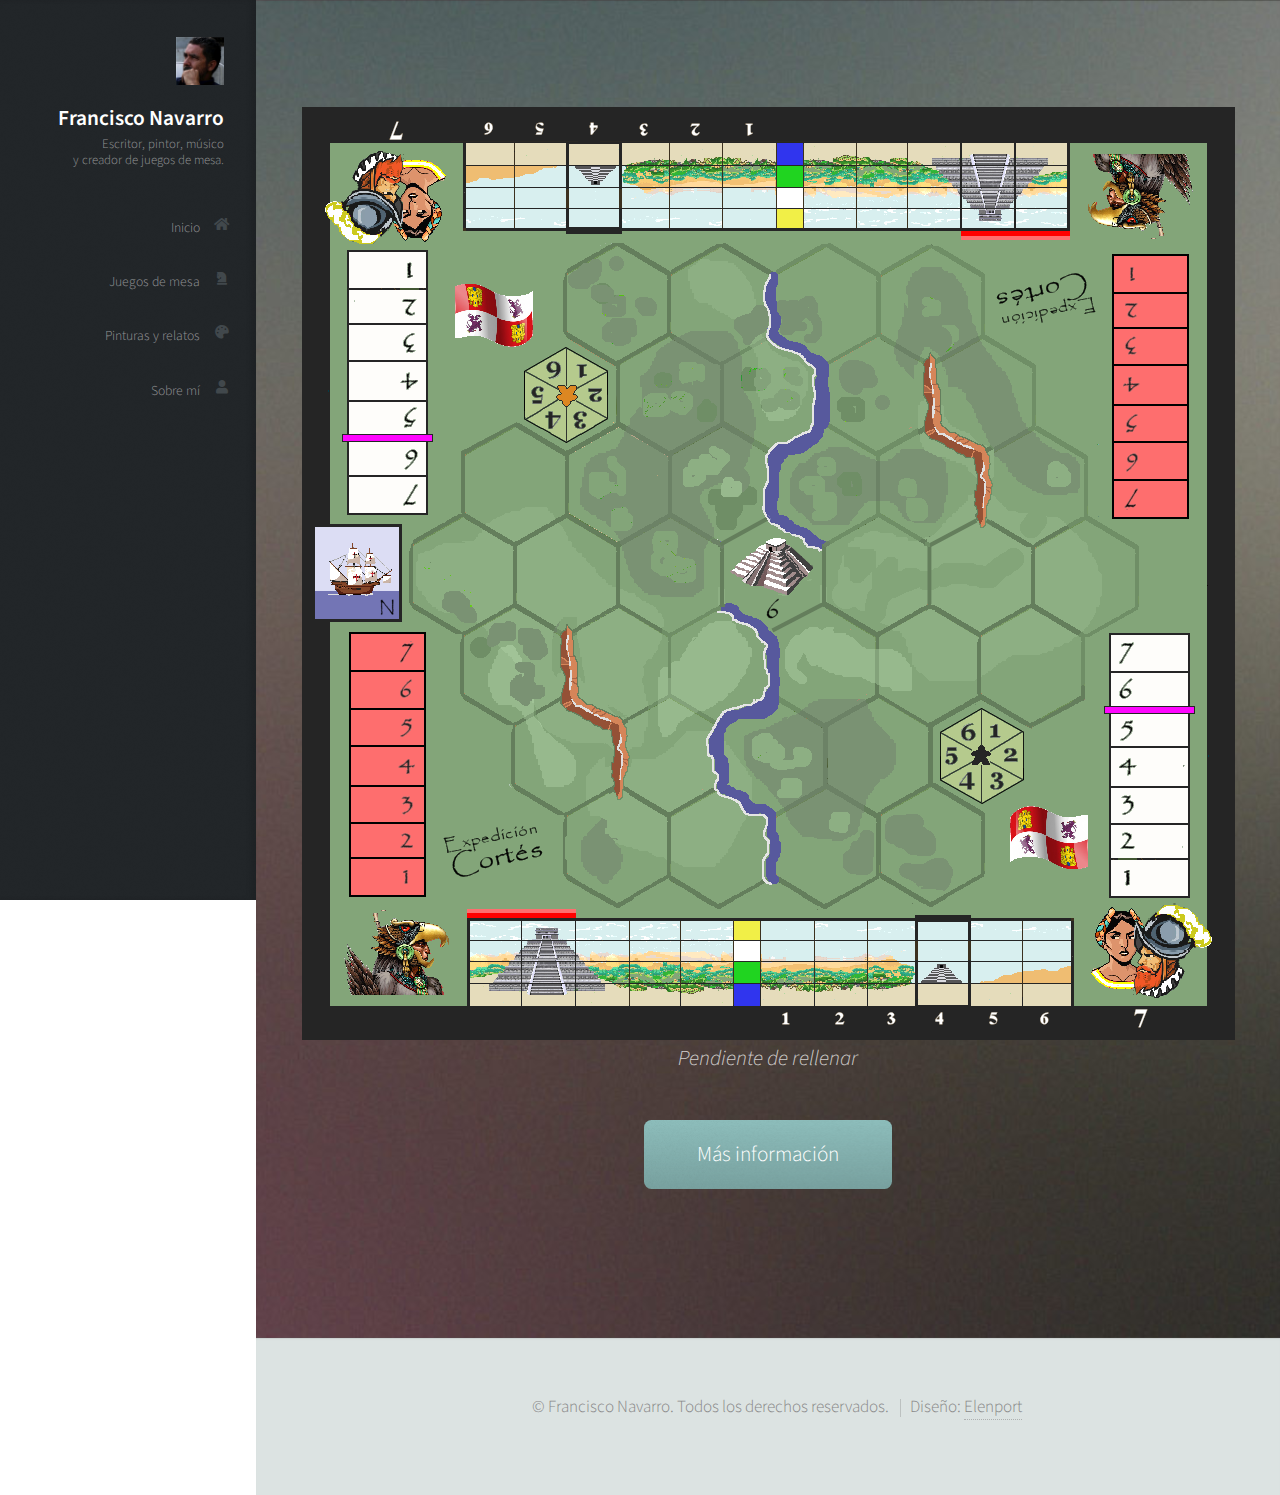
<file: exped-cortes.html>
<!DOCTYPE HTML>
<html>

<head>
    <title>Francisco Navarro</title>
    <meta charset="utf-8" />
    <meta name="viewport" content="width=device-width, initial-scale=1, user-scalable=no" />
    <link rel="stylesheet" href="assets/css/main.css" />
    <link rel="stylesheet" href="assets/css/custom.css" />
</head>

<body class="is-preload">

    <!-- Header -->
    <div id="header">

        <div class="top">

            <!-- Logo -->
            <div id="logo">
                <span class="image avatar48"><img src="images/avatar.jpg" alt="" /></span>
                <h1 id="title">Francisco Navarro</h1>
                <p>Escritor, pintor, músico</br>y creador de juegos de mesa.</p>
            </div>

            <!-- Nav -->
            <nav id="nav">
                <ul>
                    <li><a href="index.html#top" id="top-link"><span class="icon solid fa-home">Inicio</span></a></li>
                    <li><a href="index.html#portfolio" id="portfolio-link"><span class="icon solid fa-chess-knight">Juegos de
                                mesa</span></a></li>
                    <li><a href="index.html#other" id="other-link"><span class="icon solid fa-palette">Pinturas y
                                relatos</span></a></li>
                    <li><a href="index.html#about" id="about-link"><span class="icon solid fa-user">Sobre mí</span></a></li>
                </ul>
            </nav>

        </div>

        <!--
        <div class="bottom">
            <ul class="icons">
                <li><a href="#" class="icon brands fa-twitter"><span class="label">Twitter</span></a></li>
                <li><a href="#" class="icon brands fa-facebook-f"><span class="label">Facebook</span></a></li>
                <li><a href="#" class="icon brands fa-github"><span class="label">Github</span></a></li>
                <li><a href="#" class="icon solid fa-envelope"><span class="label">Email</span></a></li>
            </ul>

        </div>
        -->

    </div>

    <!-- Main -->
    <div id="main">


        <!-- Intro -->
        <section id="top" class="one dark cover">
            <div class="container">
                <header>
                    <div>
                        <img src="images/ExpedicionCortes.png" class="center">
                    </div>
                    <i>Pendiente de rellenar</i>
                </header>

                <footer>
                    <a href="#game" class="button scrolly">Más información</a>
                </footer>

            </div>
        </section>
    </div>

    <!-- Footer -->
    <div id="footer">

        <!-- Copyright -->
        <ul class="copyright">
            <li>&copy; Francisco Navarro. Todos los derechos reservados.</li>
            <li>Diseño: <a href="https://elenport.es">Elenport</a></li>
        </ul>

    </div>

    <!-- Scripts -->
    <script src="assets/js/jquery.min.js"></script>
    <script src="assets/js/jquery.scrolly.min.js"></script>
    <script src="assets/js/jquery.scrollex.min.js"></script>
    <script src="assets/js/browser.min.js"></script>
    <script src="assets/js/breakpoints.min.js"></script>
    <script src="assets/js/util.js"></script>
    <script src="assets/js/main.js"></script>

</body>

</html>
</file>
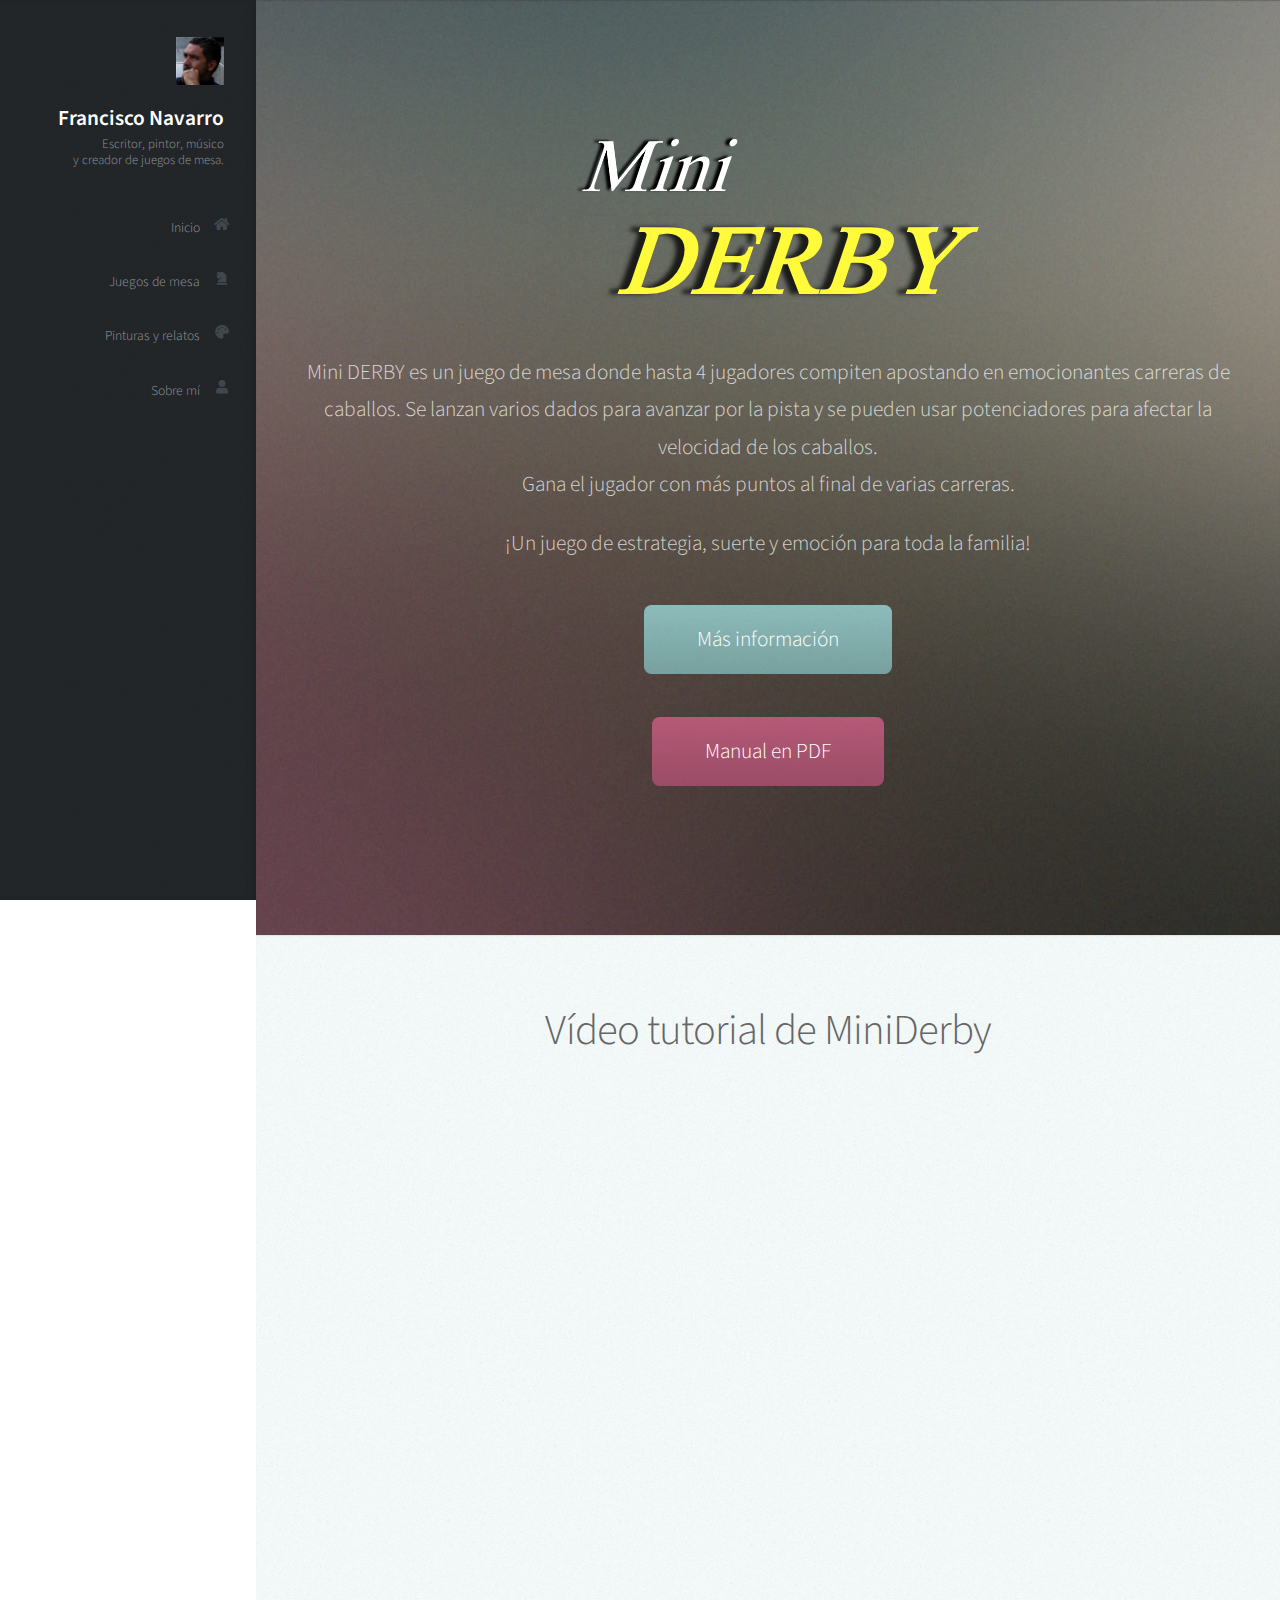
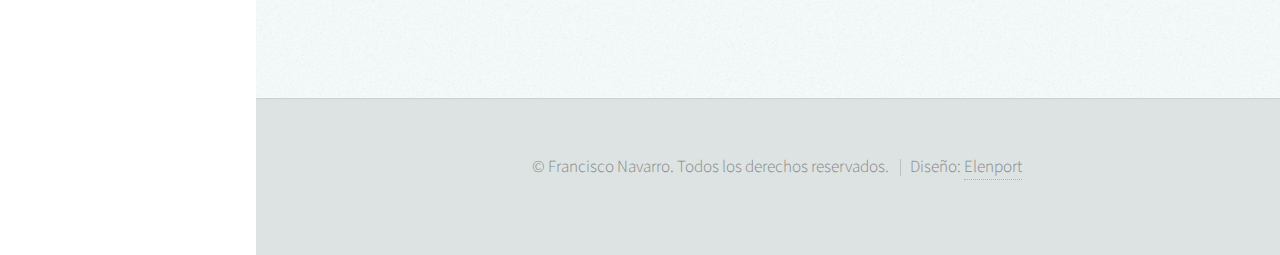
<file: mini-derby.html>
<!DOCTYPE HTML>
<html>

<head>
    <title>Francisco Navarro</title>
    <meta charset="utf-8" />
    <meta name="viewport" content="width=device-width, initial-scale=1, user-scalable=no" />
    <link rel="stylesheet" href="assets/css/main.css" />
    <link rel="stylesheet" href="assets/css/custom.css" />
</head>

<body class="is-preload">

    <!-- Header -->
    <div id="header">

        <div class="top">

            <!-- Logo -->
            <div id="logo">
                <span class="image avatar48"><img src="images/avatar.jpg" alt="" /></span>
                <h1 id="title">Francisco Navarro</h1>
                <p>Escritor, pintor, músico</br>y creador de juegos de mesa.</p>
            </div>

            <!-- Nav -->
            <nav id="nav">
                <ul>
                    <li><a href="index.html#top" id="top-link"><span class="icon solid fa-home">Inicio</span></a></li>
                    <li><a href="index.html#portfolio" id="portfolio-link"><span class="icon solid fa-chess-knight">Juegos de
                                mesa</span></a></li>
                    <li><a href="index.html#other" id="other-link"><span class="icon solid fa-palette">Pinturas y
                                relatos</span></a></li>
                    <li><a href="index.html#about" id="about-link"><span class="icon solid fa-user">Sobre mí</span></a></li>
                </ul>
            </nav>

        </div>

        <!--
        <div class="bottom">
            <ul class="icons">
                <li><a href="#" class="icon brands fa-twitter"><span class="label">Twitter</span></a></li>
                <li><a href="#" class="icon brands fa-facebook-f"><span class="label">Facebook</span></a></li>
                <li><a href="#" class="icon brands fa-github"><span class="label">Github</span></a></li>
                <li><a href="#" class="icon solid fa-envelope"><span class="label">Email</span></a></li>
            </ul>

        </div>
        -->

    </div>

    <!-- Main -->
    <div id="main">


        <!-- Intro -->
        <section id="top" class="one dark cover">
            <div class="container">
                <header>
                    <div>
                        <img src="images/MiniDerby.png" class="center">
                    </div>
                    <p>
                        Mini DERBY es un juego de mesa donde hasta 4 jugadores compiten apostando en emocionantes
                        carreras de caballos.
                        Se lanzan varios dados para avanzar por la pista y se pueden usar potenciadores para afectar la
                        velocidad de los caballos.
                        <br>
                        Gana el jugador con más puntos al final de varias carreras.
                    </p>
                    <p>
                        ¡Un juego de estrategia, suerte y emoción para toda la familia!
                    </p>
                </header>

                <footer>
                    <a href="#game" class="button scrolly">Más información</a>
                    <br>
                    <a href="https://drive.usercontent.google.com/download?id=1QjRJKw_3-a8ONp1c7amCqRgfMzbDVNua&export=download&authuser=0" class="button download">Manual en PDF</a>
                </footer>



            </div>
        </section>

		<!-- Portfolio -->
		<section id="game" class="two">
			<div class="container">

                <header>
					<h2>Vídeo tutorial de MiniDerby</h2>
				</header>

                <div class="video-container">
                    <iframe width="720" height="480" src="https://www.youtube.com/embed/ASBSyrvYnQw?si=cVZRT61A4xKfvCKF"
                        title="YouTube video player" frameborder="0"
                        allow="accelerometer; autoplay; clipboard-write; encrypted-media; gyroscope; picture-in-picture; web-share"
                        referrerpolicy="strict-origin-when-cross-origin" allowfullscreen>
                    </iframe>
                </div>
			</div>
		</section>
    </div>


    <!-- Footer -->
    <div id="footer">

        <!-- Copyright -->
        <ul class="copyright">
            <li>&copy; Francisco Navarro. Todos los derechos reservados.</li>
            <li>Diseño: <a href="https://elenport.es">Elenport</a></li>
        </ul>

    </div>

    <!-- Scripts -->
    <script src="assets/js/jquery.min.js"></script>
    <script src="assets/js/jquery.scrolly.min.js"></script>
    <script src="assets/js/jquery.scrollex.min.js"></script>
    <script src="assets/js/browser.min.js"></script>
    <script src="assets/js/breakpoints.min.js"></script>
    <script src="assets/js/util.js"></script>
    <script src="assets/js/main.js"></script>

</body>

</html>
</file>
<file: assets/css/custom.css>
.center {
    max-width: 100%;
    height: auto;
    display: block;
    margin-left: auto;
    margin-right: auto;
}

.video-container {
    position: relative;
    padding-bottom: 56.25%;
    /* 16:9 */
    height: 0;
}

.video-container iframe {
    position: absolute;
    top: 0;
    left: 0;
    width: 100%;
    height: 100%;
}

.download {
    background-color: #b75b79;
}
</file>
<file: assets/css/main.css>
@import url("fontawesome-all.min.css");
@import url("https://fonts.googleapis.com/css?family=Source+Sans+Pro:300,300italic,400,600");

/*
	Prologue by HTML5 UP
	html5up.net | @ajlkn
	Free for personal and commercial use under the CCA 3.0 license (html5up.net/license)
*/

html,
body,
div,
span,
applet,
object,
iframe,
h1,
h2,
h3,
h4,
h5,
h6,
p,
blockquote,
pre,
a,
abbr,
acronym,
address,
big,
cite,
code,
del,
dfn,
em,
img,
ins,
kbd,
q,
s,
samp,
small,
strike,
strong,
sub,
sup,
tt,
var,
b,
u,
i,
center,
dl,
dt,
dd,
ol,
ul,
li,
fieldset,
form,
label,
legend,
table,
caption,
tbody,
tfoot,
thead,
tr,
th,
td,
article,
aside,
canvas,
details,
embed,
figure,
figcaption,
footer,
header,
hgroup,
menu,
nav,
output,
ruby,
section,
summary,
time,
mark,
audio,
video {
	margin: 0;
	padding: 0;
	border: 0;
	font-size: 100%;
	font: inherit;
	vertical-align: baseline;
}

article,
aside,
details,
figcaption,
figure,
footer,
header,
hgroup,
menu,
nav,
section {
	display: block;
}

body {
	line-height: 1;
}

ol,
ul {
	list-style: none;
}

blockquote,
q {
	quotes: none;
}

blockquote:before,
blockquote:after,
q:before,
q:after {
	content: '';
	content: none;
}

table {
	border-collapse: collapse;
	border-spacing: 0;
}

body {
	-webkit-text-size-adjust: none;
}

mark {
	background-color: transparent;
	color: inherit;
}

input::-moz-focus-inner {
	border: 0;
	padding: 0;
}

input,
select,
textarea {
	-moz-appearance: none;
	-webkit-appearance: none;
	-ms-appearance: none;
	appearance: none;
}

/* Basic */

html {
	box-sizing: border-box;
}

*,
*:before,
*:after {
	box-sizing: inherit;
}

body {
	background: #fff;
	font-family: 'Source Sans Pro', sans-serif;
	font-size: 19pt;
	font-weight: 300;
	line-height: 1.75em;
	color: #888;
}

body.is-preload *,
body.is-preload *:before,
body.is-preload *:after {
	-moz-animation: none !important;
	-webkit-animation: none !important;
	-ms-animation: none !important;
	animation: none !important;
	-moz-transition: none !important;
	-webkit-transition: none !important;
	-ms-transition: none !important;
	transition: none !important;
}

input,
textarea,
select {
	font-family: 'Source Sans Pro', sans-serif;
	font-size: 19pt;
	font-weight: 300;
	line-height: 1.75em;
	color: #888;
}

h1,
h2,
h3,
h4,
h5,
h6 {
	font-weight: 300;
	color: #666;
	line-height: 1.5em;
}

h1 a,
h2 a,
h3 a,
h4 a,
h5 a,
h6 a {
	color: inherit;
	text-decoration: none;
}

h1 a strong,
h2 a strong,
h3 a strong,
h4 a strong,
h5 a strong,
h6 a strong {
	color: #333;
}

h2 {
	font-size: 2em;
	letter-spacing: -1px;
}

h2.alt {
	color: #888;
}

h2.alt strong {
	color: #666;
}

h3 {
	font-size: 1.5em;
}

header {
	margin: 0 0 2em 0;
}

header>p {
	margin: 1em 0 0 0;
}

footer {
	margin: 2em 0 0 0;
}

strong,
b {
	font-weight: 300;
	color: #666;
}

em,
i {
	font-style: italic;
}

a {
	text-decoration: none;
	color: inherit;
	border-bottom: dotted 1px rgba(128, 128, 128, 0.5);
	-moz-transition: color 0.35s ease-in-out, border-bottom-color 0.35s ease-in-out;
	-webkit-transition: color 0.35s ease-in-out, border-bottom-color 0.35s ease-in-out;
	-ms-transition: color 0.35s ease-in-out, border-bottom-color 0.35s ease-in-out;
	transition: color 0.35s ease-in-out, border-bottom-color 0.35s ease-in-out;
	outline: 0;
}

a:hover {
	color: #E27689;
	border-bottom-color: rgba(255, 255, 255, 0);
}

sub {
	position: relative;
	top: 0.5em;
	font-size: 0.8em;
}

sup {
	position: relative;
	top: -0.5em;
	font-size: 0.8em;
}

hr {
	border: 0;
	border-top: solid 1px #ddd;
}

blockquote {
	border-left: solid 0.5em #ddd;
	padding: 1em 0 1em 2em;
	font-style: italic;
}

p,
ul,
ol,
dl,
table {
	margin-bottom: 2em;
}

br.clear {
	clear: both;
}

/* Container */

.container {
	margin: 0 auto;
	max-width: 100%;
	width: 1400px;
}

@media screen and (min-width: 961px) and (max-width: 1880px) {

	.container {
		width: 1200px;
	}

}

@media screen and (min-width: 961px) and (max-width: 1620px) {

	.container {
		width: 960px;
	}

}

@media screen and (min-width: 961px) and (max-width: 1320px) {

	.container {
		width: 100%;
	}

}

@media screen and (max-width: 960px) {

	.container {
		width: 100%;
	}

}

@media screen and (max-width: 736px) {

	.container {
		width: 100%;
	}

}

/* Row */

.row {
	display: flex;
	flex-wrap: wrap;
	box-sizing: border-box;
	align-items: stretch;
}

.row>* {
	box-sizing: border-box;
}

.row.gtr-uniform>*> :last-child {
	margin-bottom: 0;
}

.row.aln-left {
	justify-content: flex-start;
}

.row.aln-center {
	justify-content: center;
}

.row.aln-right {
	justify-content: flex-end;
}

.row.aln-top {
	align-items: flex-start;
}

.row.aln-middle {
	align-items: center;
}

.row.aln-bottom {
	align-items: flex-end;
}

.row>.imp {
	order: -1;
}

.row>.col-1 {
	width: 8.33333%;
}

.row>.off-1 {
	margin-left: 8.33333%;
}

.row>.col-2 {
	width: 16.66667%;
}

.row>.off-2 {
	margin-left: 16.66667%;
}

.row>.col-3 {
	width: 25%;
}

.row>.off-3 {
	margin-left: 25%;
}

.row>.col-4 {
	width: 33.33333%;
}

.row>.off-4 {
	margin-left: 33.33333%;
}

.row>.col-5 {
	width: 41.66667%;
}

.row>.off-5 {
	margin-left: 41.66667%;
}

.row>.col-6 {
	width: 50%;
}

.row>.off-6 {
	margin-left: 50%;
}

.row>.col-7 {
	width: 58.33333%;
}

.row>.off-7 {
	margin-left: 58.33333%;
}

.row>.col-8 {
	width: 66.66667%;
}

.row>.off-8 {
	margin-left: 66.66667%;
}

.row>.col-9 {
	width: 75%;
}

.row>.off-9 {
	margin-left: 75%;
}

.row>.col-10 {
	width: 83.33333%;
}

.row>.off-10 {
	margin-left: 83.33333%;
}

.row>.col-11 {
	width: 91.66667%;
}

.row>.off-11 {
	margin-left: 91.66667%;
}

.row>.col-12 {
	width: 100%;
}

.row>.off-12 {
	margin-left: 100%;
}

.row.gtr-0 {
	margin-top: 0px;
	margin-left: 0px;
}

.row.gtr-0>* {
	padding: 0px 0 0 0px;
}

.row.gtr-0.gtr-uniform {
	margin-top: 0px;
}

.row.gtr-0.gtr-uniform>* {
	padding-top: 0px;
}

.row.gtr-25 {
	margin-top: -10px;
	margin-left: -10px;
}

.row.gtr-25>* {
	padding: 10px 0 0 10px;
}

.row.gtr-25.gtr-uniform {
	margin-top: -10px;
}

.row.gtr-25.gtr-uniform>* {
	padding-top: 10px;
}

.row.gtr-50 {
	margin-top: -20px;
	margin-left: -20px;
}

.row.gtr-50>* {
	padding: 20px 0 0 20px;
}

.row.gtr-50.gtr-uniform {
	margin-top: -20px;
}

.row.gtr-50.gtr-uniform>* {
	padding-top: 20px;
}

.row {
	margin-top: -40px;
	margin-left: -40px;
}

.row>* {
	padding: 40px 0 0 40px;
}

.row.gtr-uniform {
	margin-top: -40px;
}

.row.gtr-uniform>* {
	padding-top: 40px;
}

.row.gtr-150 {
	margin-top: -60px;
	margin-left: -60px;
}

.row.gtr-150>* {
	padding: 60px 0 0 60px;
}

.row.gtr-150.gtr-uniform {
	margin-top: -60px;
}

.row.gtr-150.gtr-uniform>* {
	padding-top: 60px;
}

.row.gtr-200 {
	margin-top: -80px;
	margin-left: -80px;
}

.row.gtr-200>* {
	padding: 80px 0 0 80px;
}

.row.gtr-200.gtr-uniform {
	margin-top: -80px;
}

.row.gtr-200.gtr-uniform>* {
	padding-top: 80px;
}

@media screen and (min-width: 961px) and (max-width: 1880px) {

	.row {
		display: flex;
		flex-wrap: wrap;
		box-sizing: border-box;
		align-items: stretch;
	}

	.row>* {
		box-sizing: border-box;
	}

	.row.gtr-uniform>*> :last-child {
		margin-bottom: 0;
	}

	.row.aln-left {
		justify-content: flex-start;
	}

	.row.aln-center {
		justify-content: center;
	}

	.row.aln-right {
		justify-content: flex-end;
	}

	.row.aln-top {
		align-items: flex-start;
	}

	.row.aln-middle {
		align-items: center;
	}

	.row.aln-bottom {
		align-items: flex-end;
	}

	.row>.imp-wide {
		order: -1;
	}

	.row>.col-1-wide {
		width: 8.33333%;
	}

	.row>.off-1-wide {
		margin-left: 8.33333%;
	}

	.row>.col-2-wide {
		width: 16.66667%;
	}

	.row>.off-2-wide {
		margin-left: 16.66667%;
	}

	.row>.col-3-wide {
		width: 25%;
	}

	.row>.off-3-wide {
		margin-left: 25%;
	}

	.row>.col-4-wide {
		width: 33.33333%;
	}

	.row>.off-4-wide {
		margin-left: 33.33333%;
	}

	.row>.col-5-wide {
		width: 41.66667%;
	}

	.row>.off-5-wide {
		margin-left: 41.66667%;
	}

	.row>.col-6-wide {
		width: 50%;
	}

	.row>.off-6-wide {
		margin-left: 50%;
	}

	.row>.col-7-wide {
		width: 58.33333%;
	}

	.row>.off-7-wide {
		margin-left: 58.33333%;
	}

	.row>.col-8-wide {
		width: 66.66667%;
	}

	.row>.off-8-wide {
		margin-left: 66.66667%;
	}

	.row>.col-9-wide {
		width: 75%;
	}

	.row>.off-9-wide {
		margin-left: 75%;
	}

	.row>.col-10-wide {
		width: 83.33333%;
	}

	.row>.off-10-wide {
		margin-left: 83.33333%;
	}

	.row>.col-11-wide {
		width: 91.66667%;
	}

	.row>.off-11-wide {
		margin-left: 91.66667%;
	}

	.row>.col-12-wide {
		width: 100%;
	}

	.row>.off-12-wide {
		margin-left: 100%;
	}

	.row.gtr-0 {
		margin-top: 0px;
		margin-left: 0px;
	}

	.row.gtr-0>* {
		padding: 0px 0 0 0px;
	}

	.row.gtr-0.gtr-uniform {
		margin-top: 0px;
	}

	.row.gtr-0.gtr-uniform>* {
		padding-top: 0px;
	}

	.row.gtr-25 {
		margin-top: -10px;
		margin-left: -10px;
	}

	.row.gtr-25>* {
		padding: 10px 0 0 10px;
	}

	.row.gtr-25.gtr-uniform {
		margin-top: -10px;
	}

	.row.gtr-25.gtr-uniform>* {
		padding-top: 10px;
	}

	.row.gtr-50 {
		margin-top: -20px;
		margin-left: -20px;
	}

	.row.gtr-50>* {
		padding: 20px 0 0 20px;
	}

	.row.gtr-50.gtr-uniform {
		margin-top: -20px;
	}

	.row.gtr-50.gtr-uniform>* {
		padding-top: 20px;
	}

	.row {
		margin-top: -40px;
		margin-left: -40px;
	}

	.row>* {
		padding: 40px 0 0 40px;
	}

	.row.gtr-uniform {
		margin-top: -40px;
	}

	.row.gtr-uniform>* {
		padding-top: 40px;
	}

	.row.gtr-150 {
		margin-top: -60px;
		margin-left: -60px;
	}

	.row.gtr-150>* {
		padding: 60px 0 0 60px;
	}

	.row.gtr-150.gtr-uniform {
		margin-top: -60px;
	}

	.row.gtr-150.gtr-uniform>* {
		padding-top: 60px;
	}

	.row.gtr-200 {
		margin-top: -80px;
		margin-left: -80px;
	}

	.row.gtr-200>* {
		padding: 80px 0 0 80px;
	}

	.row.gtr-200.gtr-uniform {
		margin-top: -80px;
	}

	.row.gtr-200.gtr-uniform>* {
		padding-top: 80px;
	}

}

@media screen and (min-width: 961px) and (max-width: 1620px) {

	.row {
		display: flex;
		flex-wrap: wrap;
		box-sizing: border-box;
		align-items: stretch;
	}

	.row>* {
		box-sizing: border-box;
	}

	.row.gtr-uniform>*> :last-child {
		margin-bottom: 0;
	}

	.row.aln-left {
		justify-content: flex-start;
	}

	.row.aln-center {
		justify-content: center;
	}

	.row.aln-right {
		justify-content: flex-end;
	}

	.row.aln-top {
		align-items: flex-start;
	}

	.row.aln-middle {
		align-items: center;
	}

	.row.aln-bottom {
		align-items: flex-end;
	}

	.row>.imp-normal {
		order: -1;
	}

	.row>.col-1-normal {
		width: 8.33333%;
	}

	.row>.off-1-normal {
		margin-left: 8.33333%;
	}

	.row>.col-2-normal {
		width: 16.66667%;
	}

	.row>.off-2-normal {
		margin-left: 16.66667%;
	}

	.row>.col-3-normal {
		width: 25%;
	}

	.row>.off-3-normal {
		margin-left: 25%;
	}

	.row>.col-4-normal {
		width: 33.33333%;
	}

	.row>.off-4-normal {
		margin-left: 33.33333%;
	}

	.row>.col-5-normal {
		width: 41.66667%;
	}

	.row>.off-5-normal {
		margin-left: 41.66667%;
	}

	.row>.col-6-normal {
		width: 50%;
	}

	.row>.off-6-normal {
		margin-left: 50%;
	}

	.row>.col-7-normal {
		width: 58.33333%;
	}

	.row>.off-7-normal {
		margin-left: 58.33333%;
	}

	.row>.col-8-normal {
		width: 66.66667%;
	}

	.row>.off-8-normal {
		margin-left: 66.66667%;
	}

	.row>.col-9-normal {
		width: 75%;
	}

	.row>.off-9-normal {
		margin-left: 75%;
	}

	.row>.col-10-normal {
		width: 83.33333%;
	}

	.row>.off-10-normal {
		margin-left: 83.33333%;
	}

	.row>.col-11-normal {
		width: 91.66667%;
	}

	.row>.off-11-normal {
		margin-left: 91.66667%;
	}

	.row>.col-12-normal {
		width: 100%;
	}

	.row>.off-12-normal {
		margin-left: 100%;
	}

	.row.gtr-0 {
		margin-top: 0px;
		margin-left: 0px;
	}

	.row.gtr-0>* {
		padding: 0px 0 0 0px;
	}

	.row.gtr-0.gtr-uniform {
		margin-top: 0px;
	}

	.row.gtr-0.gtr-uniform>* {
		padding-top: 0px;
	}

	.row.gtr-25 {
		margin-top: -10px;
		margin-left: -10px;
	}

	.row.gtr-25>* {
		padding: 10px 0 0 10px;
	}

	.row.gtr-25.gtr-uniform {
		margin-top: -10px;
	}

	.row.gtr-25.gtr-uniform>* {
		padding-top: 10px;
	}

	.row.gtr-50 {
		margin-top: -20px;
		margin-left: -20px;
	}

	.row.gtr-50>* {
		padding: 20px 0 0 20px;
	}

	.row.gtr-50.gtr-uniform {
		margin-top: -20px;
	}

	.row.gtr-50.gtr-uniform>* {
		padding-top: 20px;
	}

	.row {
		margin-top: -40px;
		margin-left: -40px;
	}

	.row>* {
		padding: 40px 0 0 40px;
	}

	.row.gtr-uniform {
		margin-top: -40px;
	}

	.row.gtr-uniform>* {
		padding-top: 40px;
	}

	.row.gtr-150 {
		margin-top: -60px;
		margin-left: -60px;
	}

	.row.gtr-150>* {
		padding: 60px 0 0 60px;
	}

	.row.gtr-150.gtr-uniform {
		margin-top: -60px;
	}

	.row.gtr-150.gtr-uniform>* {
		padding-top: 60px;
	}

	.row.gtr-200 {
		margin-top: -80px;
		margin-left: -80px;
	}

	.row.gtr-200>* {
		padding: 80px 0 0 80px;
	}

	.row.gtr-200.gtr-uniform {
		margin-top: -80px;
	}

	.row.gtr-200.gtr-uniform>* {
		padding-top: 80px;
	}

}

@media screen and (min-width: 961px) and (max-width: 1320px) {

	.row {
		display: flex;
		flex-wrap: wrap;
		box-sizing: border-box;
		align-items: stretch;
	}

	.row>* {
		box-sizing: border-box;
	}

	.row.gtr-uniform>*> :last-child {
		margin-bottom: 0;
	}

	.row.aln-left {
		justify-content: flex-start;
	}

	.row.aln-center {
		justify-content: center;
	}

	.row.aln-right {
		justify-content: flex-end;
	}

	.row.aln-top {
		align-items: flex-start;
	}

	.row.aln-middle {
		align-items: center;
	}

	.row.aln-bottom {
		align-items: flex-end;
	}

	.row>.imp-narrow {
		order: -1;
	}

	.row>.col-1-narrow {
		width: 8.33333%;
	}

	.row>.off-1-narrow {
		margin-left: 8.33333%;
	}

	.row>.col-2-narrow {
		width: 16.66667%;
	}

	.row>.off-2-narrow {
		margin-left: 16.66667%;
	}

	.row>.col-3-narrow {
		width: 25%;
	}

	.row>.off-3-narrow {
		margin-left: 25%;
	}

	.row>.col-4-narrow {
		width: 33.33333%;
	}

	.row>.off-4-narrow {
		margin-left: 33.33333%;
	}

	.row>.col-5-narrow {
		width: 41.66667%;
	}

	.row>.off-5-narrow {
		margin-left: 41.66667%;
	}

	.row>.col-6-narrow {
		width: 50%;
	}

	.row>.off-6-narrow {
		margin-left: 50%;
	}

	.row>.col-7-narrow {
		width: 58.33333%;
	}

	.row>.off-7-narrow {
		margin-left: 58.33333%;
	}

	.row>.col-8-narrow {
		width: 66.66667%;
	}

	.row>.off-8-narrow {
		margin-left: 66.66667%;
	}

	.row>.col-9-narrow {
		width: 75%;
	}

	.row>.off-9-narrow {
		margin-left: 75%;
	}

	.row>.col-10-narrow {
		width: 83.33333%;
	}

	.row>.off-10-narrow {
		margin-left: 83.33333%;
	}

	.row>.col-11-narrow {
		width: 91.66667%;
	}

	.row>.off-11-narrow {
		margin-left: 91.66667%;
	}

	.row>.col-12-narrow {
		width: 100%;
	}

	.row>.off-12-narrow {
		margin-left: 100%;
	}

	.row.gtr-0 {
		margin-top: 0px;
		margin-left: 0px;
	}

	.row.gtr-0>* {
		padding: 0px 0 0 0px;
	}

	.row.gtr-0.gtr-uniform {
		margin-top: 0px;
	}

	.row.gtr-0.gtr-uniform>* {
		padding-top: 0px;
	}

	.row.gtr-25 {
		margin-top: -5px;
		margin-left: -5px;
	}

	.row.gtr-25>* {
		padding: 5px 0 0 5px;
	}

	.row.gtr-25.gtr-uniform {
		margin-top: -5px;
	}

	.row.gtr-25.gtr-uniform>* {
		padding-top: 5px;
	}

	.row.gtr-50 {
		margin-top: -10px;
		margin-left: -10px;
	}

	.row.gtr-50>* {
		padding: 10px 0 0 10px;
	}

	.row.gtr-50.gtr-uniform {
		margin-top: -10px;
	}

	.row.gtr-50.gtr-uniform>* {
		padding-top: 10px;
	}

	.row {
		margin-top: -20px;
		margin-left: -20px;
	}

	.row>* {
		padding: 20px 0 0 20px;
	}

	.row.gtr-uniform {
		margin-top: -20px;
	}

	.row.gtr-uniform>* {
		padding-top: 20px;
	}

	.row.gtr-150 {
		margin-top: -30px;
		margin-left: -30px;
	}

	.row.gtr-150>* {
		padding: 30px 0 0 30px;
	}

	.row.gtr-150.gtr-uniform {
		margin-top: -30px;
	}

	.row.gtr-150.gtr-uniform>* {
		padding-top: 30px;
	}

	.row.gtr-200 {
		margin-top: -40px;
		margin-left: -40px;
	}

	.row.gtr-200>* {
		padding: 40px 0 0 40px;
	}

	.row.gtr-200.gtr-uniform {
		margin-top: -40px;
	}

	.row.gtr-200.gtr-uniform>* {
		padding-top: 40px;
	}

}

@media screen and (max-width: 960px) {

	.row {
		display: flex;
		flex-wrap: wrap;
		box-sizing: border-box;
		align-items: stretch;
	}

	.row>* {
		box-sizing: border-box;
	}

	.row.gtr-uniform>*> :last-child {
		margin-bottom: 0;
	}

	.row.aln-left {
		justify-content: flex-start;
	}

	.row.aln-center {
		justify-content: center;
	}

	.row.aln-right {
		justify-content: flex-end;
	}

	.row.aln-top {
		align-items: flex-start;
	}

	.row.aln-middle {
		align-items: center;
	}

	.row.aln-bottom {
		align-items: flex-end;
	}

	.row>.imp-narrower {
		order: -1;
	}

	.row>.col-1-narrower {
		width: 8.33333%;
	}

	.row>.off-1-narrower {
		margin-left: 8.33333%;
	}

	.row>.col-2-narrower {
		width: 16.66667%;
	}

	.row>.off-2-narrower {
		margin-left: 16.66667%;
	}

	.row>.col-3-narrower {
		width: 25%;
	}

	.row>.off-3-narrower {
		margin-left: 25%;
	}

	.row>.col-4-narrower {
		width: 33.33333%;
	}

	.row>.off-4-narrower {
		margin-left: 33.33333%;
	}

	.row>.col-5-narrower {
		width: 41.66667%;
	}

	.row>.off-5-narrower {
		margin-left: 41.66667%;
	}

	.row>.col-6-narrower {
		width: 50%;
	}

	.row>.off-6-narrower {
		margin-left: 50%;
	}

	.row>.col-7-narrower {
		width: 58.33333%;
	}

	.row>.off-7-narrower {
		margin-left: 58.33333%;
	}

	.row>.col-8-narrower {
		width: 66.66667%;
	}

	.row>.off-8-narrower {
		margin-left: 66.66667%;
	}

	.row>.col-9-narrower {
		width: 75%;
	}

	.row>.off-9-narrower {
		margin-left: 75%;
	}

	.row>.col-10-narrower {
		width: 83.33333%;
	}

	.row>.off-10-narrower {
		margin-left: 83.33333%;
	}

	.row>.col-11-narrower {
		width: 91.66667%;
	}

	.row>.off-11-narrower {
		margin-left: 91.66667%;
	}

	.row>.col-12-narrower {
		width: 100%;
	}

	.row>.off-12-narrower {
		margin-left: 100%;
	}

	.row.gtr-0 {
		margin-top: 0px;
		margin-left: 0px;
	}

	.row.gtr-0>* {
		padding: 0px 0 0 0px;
	}

	.row.gtr-0.gtr-uniform {
		margin-top: 0px;
	}

	.row.gtr-0.gtr-uniform>* {
		padding-top: 0px;
	}

	.row.gtr-25 {
		margin-top: -5px;
		margin-left: -5px;
	}

	.row.gtr-25>* {
		padding: 5px 0 0 5px;
	}

	.row.gtr-25.gtr-uniform {
		margin-top: -5px;
	}

	.row.gtr-25.gtr-uniform>* {
		padding-top: 5px;
	}

	.row.gtr-50 {
		margin-top: -10px;
		margin-left: -10px;
	}

	.row.gtr-50>* {
		padding: 10px 0 0 10px;
	}

	.row.gtr-50.gtr-uniform {
		margin-top: -10px;
	}

	.row.gtr-50.gtr-uniform>* {
		padding-top: 10px;
	}

	.row {
		margin-top: -20px;
		margin-left: -20px;
	}

	.row>* {
		padding: 20px 0 0 20px;
	}

	.row.gtr-uniform {
		margin-top: -20px;
	}

	.row.gtr-uniform>* {
		padding-top: 20px;
	}

	.row.gtr-150 {
		margin-top: -30px;
		margin-left: -30px;
	}

	.row.gtr-150>* {
		padding: 30px 0 0 30px;
	}

	.row.gtr-150.gtr-uniform {
		margin-top: -30px;
	}

	.row.gtr-150.gtr-uniform>* {
		padding-top: 30px;
	}

	.row.gtr-200 {
		margin-top: -40px;
		margin-left: -40px;
	}

	.row.gtr-200>* {
		padding: 40px 0 0 40px;
	}

	.row.gtr-200.gtr-uniform {
		margin-top: -40px;
	}

	.row.gtr-200.gtr-uniform>* {
		padding-top: 40px;
	}

}

@media screen and (max-width: 736px) {

	.row {
		display: flex;
		flex-wrap: wrap;
		box-sizing: border-box;
		align-items: stretch;
	}

	.row>* {
		box-sizing: border-box;
	}

	.row.gtr-uniform>*> :last-child {
		margin-bottom: 0;
	}

	.row.aln-left {
		justify-content: flex-start;
	}

	.row.aln-center {
		justify-content: center;
	}

	.row.aln-right {
		justify-content: flex-end;
	}

	.row.aln-top {
		align-items: flex-start;
	}

	.row.aln-middle {
		align-items: center;
	}

	.row.aln-bottom {
		align-items: flex-end;
	}

	.row>.imp-mobile {
		order: -1;
	}

	.row>.col-1-mobile {
		width: 8.33333%;
	}

	.row>.off-1-mobile {
		margin-left: 8.33333%;
	}

	.row>.col-2-mobile {
		width: 16.66667%;
	}

	.row>.off-2-mobile {
		margin-left: 16.66667%;
	}

	.row>.col-3-mobile {
		width: 25%;
	}

	.row>.off-3-mobile {
		margin-left: 25%;
	}

	.row>.col-4-mobile {
		width: 33.33333%;
	}

	.row>.off-4-mobile {
		margin-left: 33.33333%;
	}

	.row>.col-5-mobile {
		width: 41.66667%;
	}

	.row>.off-5-mobile {
		margin-left: 41.66667%;
	}

	.row>.col-6-mobile {
		width: 50%;
	}

	.row>.off-6-mobile {
		margin-left: 50%;
	}

	.row>.col-7-mobile {
		width: 58.33333%;
	}

	.row>.off-7-mobile {
		margin-left: 58.33333%;
	}

	.row>.col-8-mobile {
		width: 66.66667%;
	}

	.row>.off-8-mobile {
		margin-left: 66.66667%;
	}

	.row>.col-9-mobile {
		width: 75%;
	}

	.row>.off-9-mobile {
		margin-left: 75%;
	}

	.row>.col-10-mobile {
		width: 83.33333%;
	}

	.row>.off-10-mobile {
		margin-left: 83.33333%;
	}

	.row>.col-11-mobile {
		width: 91.66667%;
	}

	.row>.off-11-mobile {
		margin-left: 91.66667%;
	}

	.row>.col-12-mobile {
		width: 100%;
	}

	.row>.off-12-mobile {
		margin-left: 100%;
	}

	.row.gtr-0 {
		margin-top: 0px;
		margin-left: 0px;
	}

	.row.gtr-0>* {
		padding: 0px 0 0 0px;
	}

	.row.gtr-0.gtr-uniform {
		margin-top: 0px;
	}

	.row.gtr-0.gtr-uniform>* {
		padding-top: 0px;
	}

	.row.gtr-25 {
		margin-top: -5px;
		margin-left: -5px;
	}

	.row.gtr-25>* {
		padding: 5px 0 0 5px;
	}

	.row.gtr-25.gtr-uniform {
		margin-top: -5px;
	}

	.row.gtr-25.gtr-uniform>* {
		padding-top: 5px;
	}

	.row.gtr-50 {
		margin-top: -10px;
		margin-left: -10px;
	}

	.row.gtr-50>* {
		padding: 10px 0 0 10px;
	}

	.row.gtr-50.gtr-uniform {
		margin-top: -10px;
	}

	.row.gtr-50.gtr-uniform>* {
		padding-top: 10px;
	}

	.row {
		margin-top: -20px;
		margin-left: -20px;
	}

	.row>* {
		padding: 20px 0 0 20px;
	}

	.row.gtr-uniform {
		margin-top: -20px;
	}

	.row.gtr-uniform>* {
		padding-top: 20px;
	}

	.row.gtr-150 {
		margin-top: -30px;
		margin-left: -30px;
	}

	.row.gtr-150>* {
		padding: 30px 0 0 30px;
	}

	.row.gtr-150.gtr-uniform {
		margin-top: -30px;
	}

	.row.gtr-150.gtr-uniform>* {
		padding-top: 30px;
	}

	.row.gtr-200 {
		margin-top: -40px;
		margin-left: -40px;
	}

	.row.gtr-200>* {
		padding: 40px 0 0 40px;
	}

	.row.gtr-200.gtr-uniform {
		margin-top: -40px;
	}

	.row.gtr-200.gtr-uniform>* {
		padding-top: 40px;
	}

}

/* Sections/Article */

section,
article {
	margin-bottom: 3em;
}

section> :last-child,
section>.container,
section:last-child,
article> :last-child,
article>.container,
article:last-child {
	margin-bottom: 0;
}

.row>section,
.row>article {
	margin-bottom: 0;
}

/* Image */

.image {
	display: inline-block;
	border: 0;
}

.image img {
	display: block;
	width: 100%;
}

.image.avatar48 {
	width: 48px;
	height: 48px;
	background: #f00;
}

.image.avatar48 img {
	width: 48px;
	height: 48px;
}

.image.fit {
	display: block;
	width: 100%;
}

.image.featured {
	display: block;
	width: 100%;
	margin: 0 0 2em 0;
}

.image.left {
	float: left;
	margin: 0 2em 2em 0;
}

.image.centered {
	display: block;
	margin: 0 0 2em 0;
}

.image.centered img {
	margin: 0 auto;
	width: auto;
}

/* List */

ul {
	list-style: disc;
	padding-left: 1em;
}

ul li {
	padding-left: 0.5em;
}

ol {
	list-style: decimal;
	padding-left: 1.25em;
}

ol li {
	padding-left: 0.25em;
}

/* Icons */

ul.icons {
	cursor: default;
	list-style: none;
	padding-left: 0;
}

ul.icons li {
	display: inline-block;
	padding-left: 0;
}

ul.icons a {
	display: inline-block;
	width: 2em;
	height: 2em;
	line-height: 2em;
	text-align: center;
	border: 0;
}

/* Form */

form label {
	display: block;
	text-align: left;
	margin-bottom: 0.5em;
}

form input[type="text"],
form input[type="email"],
form input[type="password"],
form select,
form textarea {
	position: relative;
	-webkit-appearance: none;
	display: block;
	border: 0;
	outline: 0;
	background: #fff;
	background: rgba(255, 255, 255, 0.75);
	width: 100%;
	border-radius: 0.35em;
	padding: 0.75em 1em 0.75em 1em;
	box-shadow: inset 0 0.1em 0.1em 0 rgba(0, 0, 0, 0.05);
	border: solid 1px rgba(0, 0, 0, 0.15);
	-moz-transition: all 0.35s ease-in-out;
	-webkit-transition: all 0.35s ease-in-out;
	-ms-transition: all 0.35s ease-in-out;
	transition: all 0.35s ease-in-out;
}

form input[type="text"]:focus,
form input[type="email"]:focus,
form input[type="password"]:focus,
form select:focus,
form textarea:focus {
	box-shadow: 0 0 2px 1px #8ebebc;
	background: #fff;
}

form input[type="text"],
form input[type="email"],
form input[type="password"],
form select {
	line-height: 1.25em;
}

form textarea {
	min-height: 14em;
}

form ::-webkit-input-placeholder {
	color: #555 !important;
}

form :-moz-placeholder {
	color: #555 !important;
}

form ::-moz-placeholder {
	color: #555 !important;
}

form :-ms-input-placeholder {
	color: #555 !important;
}

form ::-moz-focus-inner {
	border: 0;
}

/* Table */

table {
	width: 100%;
	text-align: left;
}

table tbody tr:nth-child(2n+2) {
	background: #f4f4f4;
}

table td {
	padding: 0.5em 1em 0.5em 1em;
}

table th {
	text-align: left;
	padding: 0.5em 1em 0.5em 1em;
	color: #fff;
	background: #222729 url("images/overlay.png");
}

table thead {
	background: #444;
	color: #fff;
}

table tfoot {
	background: #eee;
}

/* Button */

input[type="button"],
input[type="submit"],
input[type="reset"],
button,
.button {
	position: relative;
	display: inline-block;
	border-radius: 0.35em;
	color: #fff !important;
	text-decoration: none;
	padding: 0.75em 2.5em 0.75em 2.5em;
	margin-bottom: 2em;
	background-color: #8ebebc;
	border: 0;
	cursor: pointer;
	background-image: -moz-linear-gradient(top, rgba(0, 0, 0, 0), rgba(0, 0, 0, 0.15)), url("images/overlay.png");
	background-image: -webkit-linear-gradient(top, rgba(0, 0, 0, 0), rgba(0, 0, 0, 0.15)), url("images/overlay.png");
	background-image: -ms-linear-gradient(top, rgba(0, 0, 0, 0), rgba(0, 0, 0, 0.15)), url("images/overlay.png");
	background-image: linear-gradient(top, rgba(0, 0, 0, 0), rgba(0, 0, 0, 0.15)), url("images/overlay.png");
	-moz-transition: background-color 0.35s ease-in-out;
	-webkit-transition: background-color 0.35s ease-in-out;
	-ms-transition: background-color 0.35s ease-in-out;
	transition: background-color 0.35s ease-in-out;
}

input[type="button"]:hover,
input[type="submit"]:hover,
input[type="reset"]:hover,
button:hover,
.button:hover {
	background-color: #9ececc;
}

input[type="button"]:active,
input[type="submit"]:active,
input[type="reset"]:active,
button:active,
.button:active {
	background-color: #7eaeac;
}

/* Item */

.item {
	box-shadow: 0 0.05em 0.15em 0 rgba(0, 0, 0, 0.05);
	margin-bottom: 40px;
}

.item header {
	background: #fff;
	margin: 0;
	padding: 1em 0 1em 0;
	font-size: 0.8em;
}

.item header h3 {
	font-size: 1em;
}

/* Icons */

.icon {
	text-decoration: none;
	text-decoration: none;
}

.icon:before {
	-moz-osx-font-smoothing: grayscale;
	-webkit-font-smoothing: antialiased;
	display: inline-block;
	font-style: normal;
	font-variant: normal;
	text-rendering: auto;
	line-height: 1;
	text-transform: none !important;
	font-family: 'Font Awesome 5 Free';
	font-weight: 400;
}

.icon:before {
	line-height: inherit;
}

.icon>.label {
	display: none;
}

.icon.solid:before {
	font-weight: 900;
}

.icon.brands:before {
	font-family: 'Font Awesome 5 Brands';
}

/* Header */

#header {
	display: -moz-flex;
	display: -webkit-flex;
	display: -ms-flex;
	display: flex;
	-moz-flex-direction: column;
	-webkit-flex-direction: column;
	-ms-flex-direction: column;
	flex-direction: column;
	-moz-justify-content: space-between;
	-webkit-justify-content: space-between;
	-ms-justify-content: space-between;
	justify-content: space-between;
	background: #222629 url("images/overlay.png");
	box-shadow: inset -0.25em 0 0.25em 0 rgba(0, 0, 0, 0.1);
	color: #fff;
	height: 100%;
	left: 0;
	overflow-y: auto;
	position: fixed;
	text-align: right;
	top: 0;
	width: 375px;
}

#header .top {
	-moz-flex-grow: 1;
	-webkit-flex-grow: 1;
	-ms-flex-grow: 1;
	flex-grow: 1;
}

#header .bottom {
	-moz-flex-shrink: 0;
	-webkit-flex-shrink: 0;
	-ms-flex-shrink: 0;
	flex-shrink: 0;
	padding: 1.5em 0 0.75em 0;
}

#header .bottom> :last-child {
	margin-bottom: 0;
}

#header .icons {
	font-size: 0.8em;
	text-align: center;
}

#header .icons a {
	color: #41484c;
	-moz-transition: color 0.35s ease-in-out;
	-webkit-transition: color 0.35s ease-in-out;
	-ms-transition: color 0.35s ease-in-out;
	transition: color 0.35s ease-in-out;
}

#header .icons a:hover {
	color: #fff;
}

#logo {
	position: relative;
	margin: 1.75em 1.5em 1.5em 1.5em;
	min-height: 48px;
	cursor: default;
}

#logo h1 {
	position: relative;
	color: #fff;
	font-weight: 600;
	font-size: 1em;
	line-height: 1em;
}

#logo p {
	position: relative;
	display: block;
	font-size: 0.6em;
	color: rgba(255, 255, 255, 0.5);
	line-height: 1.25em;
	margin: 0.5em 0 0 0;
}

#logo .image {
	position: absolute;
	left: 0;
	top: 0;
}

#nav ul {
	list-style: none;
	padding-left: 0;
	margin-bottom: 0;
}

#nav ul li {
	padding-left: 0;
}

#nav ul li a {
	display: block;
	padding: 0.5em 1.5em 0.5em 1.5em;
	color: rgba(255, 255, 255, 0.5);
	text-decoration: none;
	outline: 0;
	border: 0;
	-moz-transition: none;
	-webkit-transition: none;
	-ms-transition: none;
	transition: none;
}

#nav ul li a span {
	position: relative;
	display: block;
	font-size: 0.8em;
}

#nav ul li a span:before {
	position: absolute;
	left: 0;
	color: #41484c;
	text-align: center;
	width: 1.25em;
	line-height: 1.75em;
}

#nav ul li a.active {
	background: rgba(0, 0, 0, 0.15);
	box-shadow: inset 0 0 0.25em 0 rgba(0, 0, 0, 0.125);
	color: #fff;
}

#nav ul li a.active span:before {
	color: #e27689;
}

/* Footer */

#footer {
	margin-left: 375px;
	text-align: center;
	background-color: #dce3e2;
	padding: 3em 0 4em 0;
	box-shadow: inset 0 1px 0 0 rgba(0, 0, 0, 0.05), inset 0 0.1em 0.1em 0 rgba(0, 0, 0, 0.025);
	font-size: 0.8em;
}

#footer .copyright {
	cursor: default;
	margin: 0;
}

#footer .copyright li {
	display: inline-block;
	line-height: 1em;
	border-left: solid 1px rgba(128, 128, 128, 0.35);
	padding: 0 0 0 0.5em;
	margin: 0 0 0 0.5em;
}

#footer .copyright li:first-child {
	border-left: 0;
	padding-left: 0;
	margin-left: 0;
}

/* Main */

#main {
	margin-left: 375px;
}

#main>section {
	margin: 0;
	overflow: hidden;
	padding: 4em 0;
	box-shadow: inset 0 1px 0 0 rgba(0, 0, 0, 0.05), inset 0 0.1em 0.1em 0 rgba(0, 0, 0, 0.025);
	text-align: center;
	background-image: url("images/overlay.png");
}

#main>section.dark {
	color: #ddd;
	color: rgba(255, 255, 255, 0.75);
}

#main>section.dark h2,
#main>section.dark h3,
#main>section.dark h4,
#main>section.dark h5,
#main>section.dark h6 {
	color: inherit;
}

#main>section.dark strong {
	color: #fff;
	border-color: inherit;
}

#main>section.dark a {
	color: #fff;
	border-color: inherit;
}

#main>section.dark a:hover {
	border-bottom-color: rgba(255, 255, 255, 0);
}

#main>section.cover {
	padding: 10em 0;
	background-size: cover;
	background-position: center center;
}

#main>section.one {
	background-color: #81918E;
	background-image: url("../../images/banner.jpg");
}

#main>section.two {
	background-color: #f5fafa;
}

#main>section.three {
	background-color: #ecf1f1;
}

#main>section.four {
	background-color: #e8edec;
}

/* Wide */

@media screen and (min-width: 961px) and (max-width: 1880px) {

	/* Basic */

	body,
	input,
	textarea,
	select {
		font-size: 17pt;
	}

	/* Header */

	#header {
		width: 300px;
	}

	/* Footer */

	#footer {
		margin-left: 300px;
	}

	/* Main */

	#main {
		margin-left: 300px;
	}

}

/* Normal */

@media screen and (min-width: 961px) and (max-width: 1620px) {

	/* Main */

	#main>section {
		padding: 3em 0;
	}

	#main section.cover {
		padding: 5em 0;
	}

}

/* Narrow */

@media screen and (min-width: 961px) and (max-width: 1320px) {

	/* Basic */

	body,
	input,
	textarea,
	select {
		font-size: 16pt;
	}

	.container {
		padding: 0 2em 0 2em;
	}

	/* Icons */

	ul.icons li a {
		width: 1.75em;
	}

	/* Item */

	.item {
		margin-bottom: 20px;
	}

	/* Header */

	#header {
		width: 20%;
	}

	#logo .image {
		position: relative;
		margin: 0 0 0.5em 0;
	}

	#nav ul li a {
		font-size: 0.8em;
		padding-top: 0.5em;
		padding-bottom: 0.5em;
	}

	#nav ul li a span {
		padding-right: 2.25em;
	}

	#nav ul li a span:before {
		left: 100%;
		margin-left: -1.25em;
		line-height: 2.25em;
	}

	/* Footer */

	#footer {
		margin-left: 20%;
	}

	/* Main */

	#main {
		margin-left: 20%;
	}

}

/* Narrower */

#headerToggle {
	display: none;
}

@media screen and (max-width: 960px) {

	/* Basic */

	html,
	body {
		overflow-x: hidden;
	}

	body,
	input,
	textarea,
	select {
		font-size: 16pt;
	}

	header br {
		display: none;
	}

	.container {
		padding: 0 2em 0 2em;
	}

	/* Item */

	.item {
		margin-bottom: 15px;
	}

	/* Icons */

	ul.icons a {
		width: 1.75em;
		font-size: 1.25em;
	}

	/* Header */

	#header {
		-moz-backface-visibility: hidden;
		-webkit-backface-visibility: hidden;
		-ms-backface-visibility: hidden;
		backface-visibility: hidden;
		-moz-transform: translateX(-275px);
		-webkit-transform: translateX(-275px);
		-ms-transform: translateX(-275px);
		transform: translateX(-275px);
		-moz-transition: -moz-transform 0.5s ease;
		-webkit-transition: -webkit-transform 0.5s ease;
		-ms-transition: -ms-transform 0.5s ease;
		transition: transform 0.5s ease;
		-webkit-overflow-scrolling: touch;
		display: block;
		height: 100%;
		left: 0;
		overflow-y: auto;
		position: fixed;
		top: 0;
		width: 275px;
		z-index: 10002;
		width: 275px;
		background: #222729 url("images/overlay.png");
		box-shadow: inset -0.25em 0 0.25em 0 rgba(0, 0, 0, 0.125);
	}

	#header .top {
		position: relative;
	}

	#header .bottom {
		border-top: solid 1px rgba(255, 255, 255, 0.05);
		box-shadow: 0 -1px 0 0 rgba(0, 0, 0, 0.15);
		padding-top: 2em;
		margin-top: 2em;
		position: relative;
	}

	#logo {
		margin: 1.5em 1.25em 1.25em 1.25em;
	}

	#nav ul li a {
		padding: 0.5em 1.25em 0.5em 1.25em;
	}

	#headerToggle {
		-moz-backface-visibility: hidden;
		-webkit-backface-visibility: hidden;
		-ms-backface-visibility: hidden;
		backface-visibility: hidden;
		-moz-transition: -moz-transform 0.5s ease;
		-webkit-transition: -webkit-transform 0.5s ease;
		-ms-transition: -ms-transform 0.5s ease;
		transition: transform 0.5s ease;
		display: block;
		height: 2.25em;
		left: 0;
		position: fixed;
		top: 0;
		width: 3.25em;
		z-index: 10001;
	}

	#headerToggle .toggle {
		text-decoration: none;
		position: absolute;
		left: 0;
		top: 0;
		width: 100%;
		height: 100%;
		outline: 0;
		border: 0;
	}

	#headerToggle .toggle:before {
		-moz-osx-font-smoothing: grayscale;
		-webkit-font-smoothing: antialiased;
		display: inline-block;
		font-style: normal;
		font-variant: normal;
		text-rendering: auto;
		line-height: 1;
		text-transform: none !important;
		font-family: 'Font Awesome 5 Free';
		font-weight: 900;
	}

	#headerToggle .toggle:before {
		text-decoration: none;
		content: '\f0c9';
		color: #fff;
		font-size: 18px;
		background: rgba(128, 136, 144, 0.5);
		border-radius: 0.35em;
		text-align: center;
		position: absolute;
		left: 0.5em;
		top: 0.5em;
		display: block;
		width: 3.25em;
		height: 2.25em;
		line-height: 2.25em;
	}

	body.header-visible #main {
		-moz-transform: translateX(275px);
		-webkit-transform: translateX(275px);
		-ms-transform: translateX(275px);
		transform: translateX(275px);
	}

	body.header-visible #headerToggle {
		-moz-transform: translateX(275px);
		-webkit-transform: translateX(275px);
		-ms-transform: translateX(275px);
		transform: translateX(275px);
	}

	body.header-visible #header {
		-moz-transform: translateX(0);
		-webkit-transform: translateX(0);
		-ms-transform: translateX(0);
		transform: translateX(0);
	}

	/* Footer */

	#footer {
		margin-left: 0;
	}

	/* Main */

	#main {
		-moz-backface-visibility: hidden;
		-webkit-backface-visibility: hidden;
		-ms-backface-visibility: hidden;
		backface-visibility: hidden;
		-moz-transition: -moz-transform 0.5s ease;
		-webkit-transition: -webkit-transform 0.5s ease;
		-ms-transition: -ms-transform 0.5s ease;
		transition: transform 0.5s ease;
		padding-bottom: 1px;
		margin-left: 0;
	}

	#main>section {
		padding: 3em 0;
	}

	#main section.cover {
		padding: 4em 0;
	}

}

/* Mobile */

@media screen and (max-width: 736px) {

	/* Basic */

	body,
	input,
	textarea,
	select {
		font-size: 14pt;
	}

	h2 {
		font-size: 1.5em;
		letter-spacing: 0;
		font-weight: 300;
	}

	.container {
		padding: 0 15px 0 15px;
	}

	/* List */

	ul.icons a {
		width: 2em;
		font-size: 1.25em;
	}

	/* Main */

	#main>section {
		padding: 2em 0;
	}

	#main section.cover {
		padding: 4em 0em;
	}

	#main section.cover header {
		padding: 0 1em;
	}

	/* Footer */

	#footer .copyright li {
		display: block;
		line-height: 1.25em;
		border: 0;
		padding: 0;
		margin: 1em 0 0 0;
	}

	#footer .copyright li:first-child {
		margin-top: 0;
	}

}
</file>
